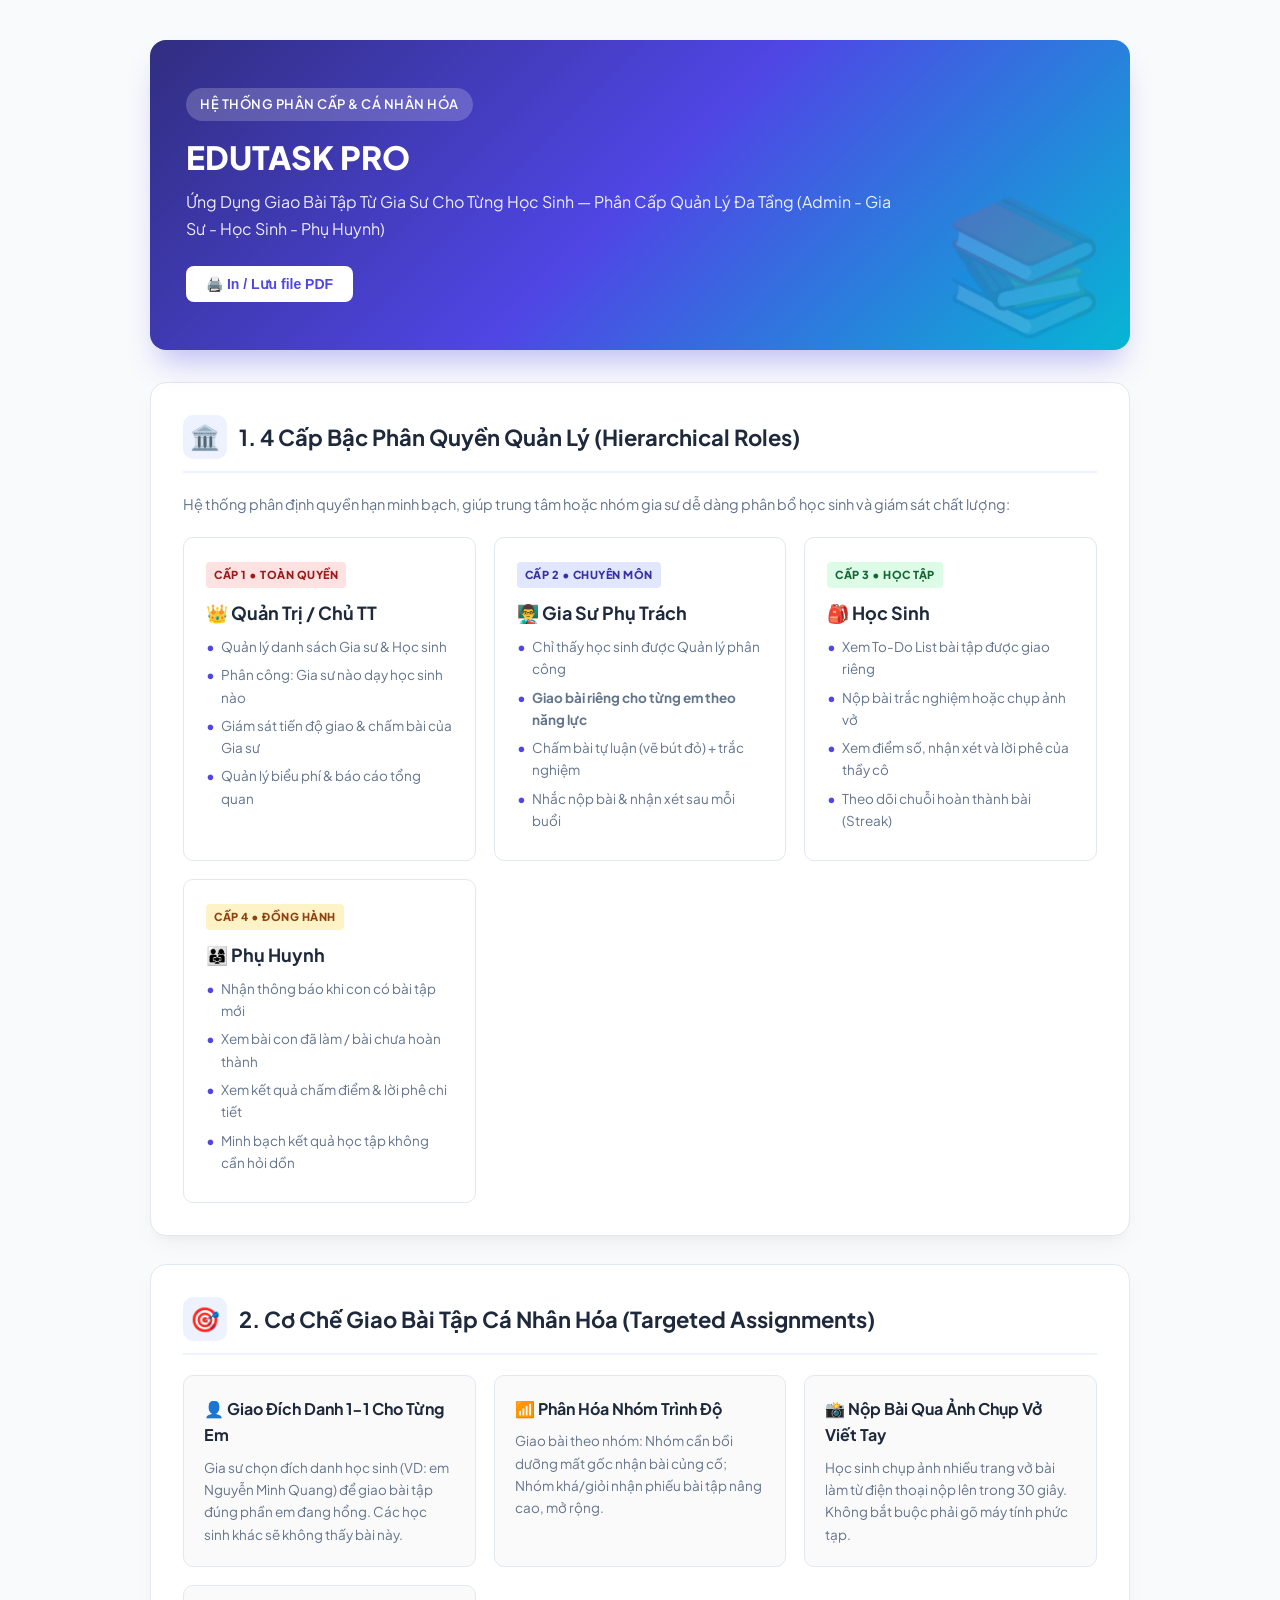
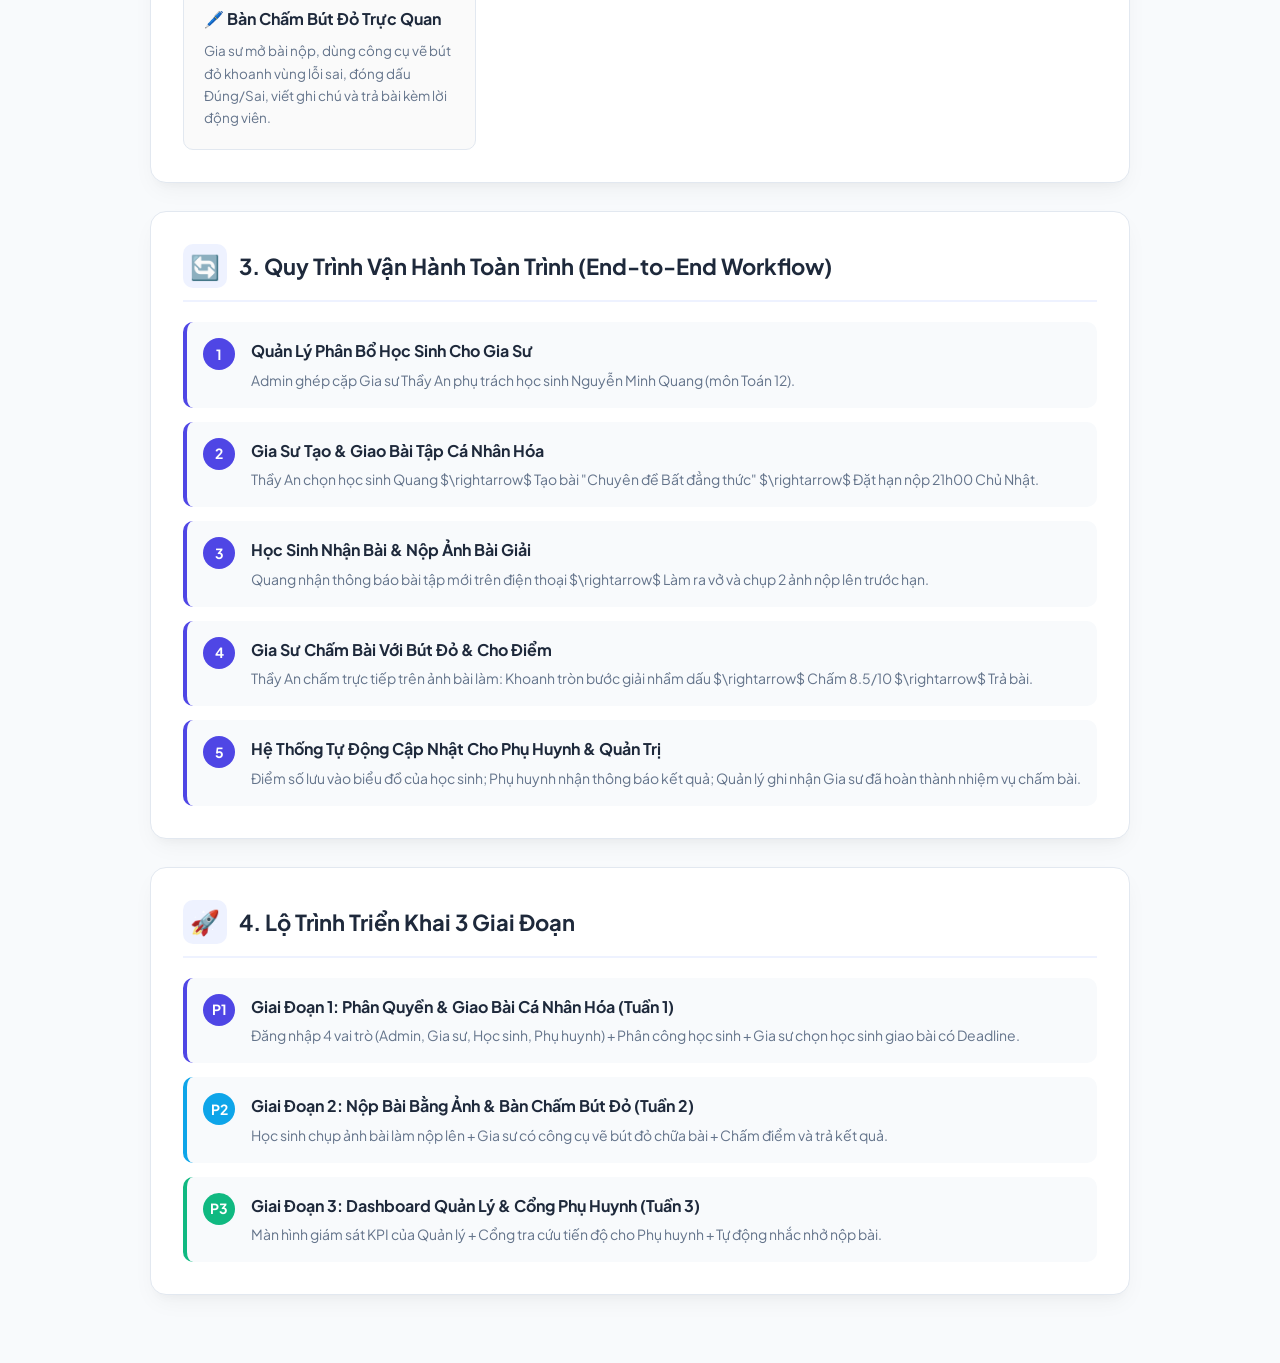
<file: KE_HOACH_APP_GIAO_BAI_TAP.html>
<!DOCTYPE html>
<html lang="vi">
<head>
  <meta charset="UTF-8">
  <meta name="viewport" content="width=device-width, initial-scale=1.0">
  <title>Kế Hoạch: Ứng Dụng Giao Bài Tập Phân Cấp — EduTask Pro</title>
  <link rel="preconnect" href="https://fonts.googleapis.com">
  <link rel="preconnect" href="https://fonts.gstatic.com" crossorigin>
  <link href="https://fonts.googleapis.com/css2?family=Plus+Jakarta+Sans:wght@400;500;600;700;800&family=JetBrains+Mono:wght@400;500&display=swap" rel="stylesheet">
  <style>
    :root {
      --primary: #4f46e5;
      --primary-light: #eef2ff;
      --secondary: #0ea5e9;
      --success: #10b981;
      --warning: #f59e0b;
      --danger: #ef4444;
      --bg: #f8fafc;
      --card-bg: #ffffff;
      --text-main: #0f172a;
      --text-muted: #64748b;
      --border: #e2e8f0;
      --radius-lg: 16px;
      --radius-md: 10px;
      --shadow: 0 10px 25px -5px rgba(0, 0, 0, 0.05), 0 8px 10px -6px rgba(0, 0, 0, 0.03);
    }

    * {
      box-sizing: border-box;
      margin: 0;
      padding: 0;
    }

    body {
      font-family: 'Plus Jakarta Sans', sans-serif;
      background-color: var(--bg);
      color: var(--text-main);
      line-height: 1.65;
      padding: 40px 20px;
    }

    .container {
      max-width: 980px;
      margin: 0 auto;
    }

    /* Header */
    .header {
      background: linear-gradient(135deg, #312e81 0%, #4f46e5 50%, #06b6d4 100%);
      color: #ffffff;
      padding: 48px 36px;
      border-radius: var(--radius-lg);
      margin-bottom: 32px;
      box-shadow: 0 20px 30px -10px rgba(79, 70, 229, 0.35);
      position: relative;
      overflow: hidden;
    }

    .header::after {
      content: "📚";
      position: absolute;
      right: 25px;
      bottom: -15px;
      font-size: 130px;
      opacity: 0.15;
      pointer-events: none;
    }

    .badge-tag {
      display: inline-block;
      background: rgba(255, 255, 255, 0.2);
      backdrop-filter: blur(8px);
      color: #ffffff;
      padding: 6px 14px;
      border-radius: 999px;
      font-size: 13px;
      font-weight: 600;
      margin-bottom: 16px;
      letter-spacing: 0.5px;
      text-transform: uppercase;
    }

    .header h1 {
      font-size: 32px;
      font-weight: 800;
      line-height: 1.25;
      margin-bottom: 12px;
    }

    .header p {
      font-size: 16px;
      color: rgba(255, 255, 255, 0.9);
      max-width: 720px;
    }

    .actions-bar {
      margin-top: 24px;
      display: flex;
      gap: 12px;
    }

    .btn {
      display: inline-flex;
      align-items: center;
      gap: 8px;
      padding: 10px 20px;
      border-radius: 8px;
      font-weight: 600;
      font-size: 14px;
      text-decoration: none;
      cursor: pointer;
      border: none;
      transition: all 0.2s;
    }

    .btn-white {
      background: #ffffff;
      color: var(--primary);
    }
    .btn-white:hover {
      background: #f1f5f9;
      transform: translateY(-1px);
    }

    /* Cards */
    .card {
      background: var(--card-bg);
      border-radius: var(--radius-lg);
      padding: 32px;
      margin-bottom: 28px;
      border: 1px solid var(--border);
      box-shadow: var(--shadow);
    }

    .card-title {
      font-size: 22px;
      font-weight: 700;
      margin-bottom: 20px;
      display: flex;
      align-items: center;
      gap: 12px;
      color: #1e293b;
      border-bottom: 2px solid var(--primary-light);
      padding-bottom: 12px;
    }

    .card-title .icon {
      font-size: 24px;
      background: var(--primary-light);
      width: 44px;
      height: 44px;
      display: flex;
      align-items: center;
      justify-content: center;
      border-radius: 10px;
    }

    /* Role Cards Hierarchy */
    .role-grid {
      display: grid;
      grid-template-columns: repeat(auto-fit, minmax(220px, 1fr));
      gap: 18px;
      margin-top: 20px;
    }

    .role-card {
      border: 1px solid var(--border);
      border-radius: var(--radius-md);
      padding: 22px;
      background: #ffffff;
      position: relative;
      transition: all 0.2s;
    }

    .role-card:hover {
      transform: translateY(-3px);
      box-shadow: 0 10px 20px rgba(0, 0, 0, 0.06);
    }

    .role-level {
      font-size: 11px;
      font-weight: 800;
      letter-spacing: 0.5px;
      text-transform: uppercase;
      padding: 4px 8px;
      border-radius: 4px;
      display: inline-block;
      margin-bottom: 10px;
    }

    .lvl-1 { background: #fee2e2; color: #991b1b; }
    .lvl-2 { background: #e0e7ff; color: #3730a3; }
    .lvl-3 { background: #dcfce7; color: #166534; }
    .lvl-4 { background: #fef3c7; color: #92400e; }

    .role-card h4 {
      font-size: 18px;
      font-weight: 700;
      margin-bottom: 8px;
      color: #1e293b;
    }

    .role-card ul {
      list-style: none;
      font-size: 13.5px;
      color: var(--text-muted);
    }

    .role-card ul li {
      margin-bottom: 6px;
      display: flex;
      gap: 6px;
    }

    .role-card ul li::before {
      content: "•";
      color: var(--primary);
      font-weight: bold;
    }

    /* Flow Steps */
    .flow-steps {
      display: flex;
      flex-direction: column;
      gap: 14px;
      margin-top: 18px;
    }

    .flow-step {
      display: flex;
      gap: 16px;
      padding: 16px;
      background: #f8fafc;
      border-radius: var(--radius-md);
      border-left: 4px solid var(--primary);
      align-items: flex-start;
    }

    .step-num {
      width: 32px;
      height: 32px;
      border-radius: 50%;
      background: var(--primary);
      color: white;
      display: flex;
      align-items: center;
      justify-content: center;
      font-weight: 700;
      font-size: 14px;
      flex-shrink: 0;
    }

    .step-content h5 {
      font-size: 16px;
      font-weight: 700;
      margin-bottom: 4px;
      color: #1e293b;
    }

    .step-content p {
      font-size: 14px;
      color: var(--text-muted);
    }

    /* Assignment Types */
    .feature-grid {
      display: grid;
      grid-template-columns: repeat(auto-fit, minmax(280px, 1fr));
      gap: 18px;
      margin-top: 18px;
    }

    .feature-box {
      border: 1px solid var(--border);
      border-radius: var(--radius-md);
      padding: 20px;
      background: #fafafa;
    }

    .feature-box h4 {
      font-size: 16px;
      font-weight: 700;
      margin-bottom: 8px;
      color: #1e293b;
      display: flex;
      align-items: center;
      gap: 8px;
    }

    .feature-box p {
      font-size: 13.5px;
      color: var(--text-muted);
    }

    /* Print styles */
    @media print {
      body { padding: 0; background: white; }
      .actions-bar { display: none; }
      .card { box-shadow: none; border: 1px solid #ccc; page-break-inside: avoid; }
    }
  </style>
</head>
<body>

  <div class="container">

    <!-- Header Section -->
    <header class="header">
      <span class="badge-tag">Hệ Thống Phân Cấp & Cá Nhân Hóa</span>
      <h1>EDUTASK PRO</h1>
      <p>Ứng Dụng Giao Bài Tập Từ Gia Sư Cho Từng Học Sinh — Phân Cấp Quản Lý Đa Tầng (Admin - Gia Sư - Học Sinh - Phụ Huynh)</p>
      <div class="actions-bar">
        <button class="btn btn-white" onclick="window.print()">🖨️ In / Lưu file PDF</button>
      </div>
    </header>

    <!-- 1. Mô hình phân cấp quản lý -->
    <section class="card">
      <h2 class="card-title">
        <span class="icon">🏛️</span>
        1. 4 Cấp Bậc Phân Quyền Quản Lý (Hierarchical Roles)
      </h2>
      <p style="color: var(--text-muted); font-size: 14.5px;">
        Hệ thống phân định quyền hạn minh bạch, giúp trung tâm hoặc nhóm gia sư dễ dàng phân bổ học sinh và giám sát chất lượng:
      </p>

      <div class="role-grid">
        <div class="role-card">
          <span class="role-level lvl-1">Cấp 1 • Toàn quyền</span>
          <h4>👑 Quản Trị / Chủ TT</h4>
          <ul>
            <li>Quản lý danh sách Gia sư & Học sinh</li>
            <li>Phân công: Gia sư nào dạy học sinh nào</li>
            <li>Giám sát tiến độ giao & chấm bài của Gia sư</li>
            <li>Quản lý biểu phí & báo cáo tổng quan</li>
          </ul>
        </div>

        <div class="role-card">
          <span class="role-level lvl-2">Cấp 2 • Chuyên môn</span>
          <h4>👨‍🏫 Gia Sư Phụ Trách</h4>
          <ul>
            <li>Chỉ thấy học sinh được Quản lý phân công</li>
            <li><strong>Giao bài riêng cho từng em theo năng lực</strong></li>
            <li>Chấm bài tự luận (vẽ bút đỏ) + trắc nghiệm</li>
            <li>Nhắc nộp bài & nhận xét sau mỗi buổi</li>
          </ul>
        </div>

        <div class="role-card">
          <span class="role-level lvl-3">Cấp 3 • Học tập</span>
          <h4>🎒 Học Sinh</h4>
          <ul>
            <li>Xem To-Do List bài tập được giao riêng</li>
            <li>Nộp bài trắc nghiệm hoặc chụp ảnh vở</li>
            <li>Xem điểm số, nhận xét và lời phê của thầy cô</li>
            <li>Theo dõi chuỗi hoàn thành bài (Streak)</li>
          </ul>
        </div>

        <div class="role-card">
          <span class="role-level lvl-4">Cấp 4 • Đồng hành</span>
          <h4>👨‍👩‍👧 Phụ Huynh</h4>
          <ul>
            <li>Nhận thông báo khi con có bài tập mới</li>
            <li>Xem bài con đã làm / bài chưa hoàn thành</li>
            <li>Xem kết quả chấm điểm & lời phê chi tiết</li>
            <li>Minh bạch kết quả học tập không cần hỏi dồn</li>
          </ul>
        </div>
      </div>
    </section>

    <!-- 2. Cơ chế giao bài tập cá nhân hóa -->
    <section class="card">
      <h2 class="card-title">
        <span class="icon">🎯</span>
        2. Cơ Chế Giao Bài Tập Cá Nhân Hóa (Targeted Assignments)
      </h2>

      <div class="feature-grid">
        <div class="feature-box">
          <h4>👤 Giao Đích Danh 1-1 Cho Từng Em</h4>
          <p>Gia sư chọn đích danh học sinh (VD: em Nguyễn Minh Quang) để giao bài tập đúng phần em đang hổng. Các học sinh khác sẽ không thấy bài này.</p>
        </div>

        <div class="feature-box">
          <h4>📶 Phân Hóa Nhóm Trình Độ</h4>
          <p>Giao bài theo nhóm: Nhóm cần bồi dưỡng mất gốc nhận bài củng cố; Nhóm khá/giỏi nhận phiếu bài tập nâng cao, mở rộng.</p>
        </div>

        <div class="feature-box">
          <h4>📸 Nộp Bài Qua Ảnh Chụp Vở Viết Tay</h4>
          <p>Học sinh chụp ảnh nhiều trang vở bài làm từ điện thoại nộp lên trong 30 giây. Không bắt buộc phải gõ máy tính phức tạp.</p>
        </div>

        <div class="feature-box">
          <h4>🖊️ Bàn Chấm Bút Đỏ Trực Quan</h4>
          <p>Gia sư mở bài nộp, dùng công cụ vẽ bút đỏ khoanh vùng lỗi sai, đóng dấu Đúng/Sai, viết ghi chú và trả bài kèm lời động viên.</p>
        </div>
      </div>
    </section>

    <!-- 3. Luồng nghiệp vụ từ A đến Z -->
    <section class="card">
      <h2 class="card-title">
        <span class="icon">🔄</span>
        3. Quy Trình Vận Hành Toàn Trình (End-to-End Workflow)
      </h2>

      <div class="flow-steps">
        <div class="flow-step">
          <div class="step-num">1</div>
          <div class="step-content">
            <h5>Quản Lý Phân Bổ Học Sinh Cho Gia Sư</h5>
            <p>Admin ghép cặp Gia sư Thầy An phụ trách học sinh Nguyễn Minh Quang (môn Toán 12).</p>
          </div>
        </div>

        <div class="flow-step">
          <div class="step-num">2</div>
          <div class="step-content">
            <h5>Gia Sư Tạo & Giao Bài Tập Cá Nhân Hóa</h5>
            <p>Thầy An chọn học sinh Quang $\rightarrow$ Tạo bài "Chuyên đề Bất đẳng thức" $\rightarrow$ Đặt hạn nộp 21h00 Chủ Nhật.</p>
          </div>
        </div>

        <div class="flow-step">
          <div class="step-num">3</div>
          <div class="step-content">
            <h5>Học Sinh Nhận Bài & Nộp Ảnh Bài Giải</h5>
            <p>Quang nhận thông báo bài tập mới trên điện thoại $\rightarrow$ Làm ra vở và chụp 2 ảnh nộp lên trước hạn.</p>
          </div>
        </div>

        <div class="flow-step">
          <div class="step-num">4</div>
          <div class="step-content">
            <h5>Gia Sư Chấm Bài Với Bút Đỏ & Cho Điểm</h5>
            <p>Thầy An chấm trực tiếp trên ảnh bài làm: Khoanh tròn bước giải nhầm dấu $\rightarrow$ Chấm 8.5/10 $\rightarrow$ Trả bài.</p>
          </div>
        </div>

        <div class="flow-step">
          <div class="step-num">5</div>
          <div class="step-content">
            <h5>Hệ Thống Tự Động Cập Nhật Cho Phụ Huynh & Quản Trị</h5>
            <p>Điểm số lưu vào biểu đồ của học sinh; Phụ huynh nhận thông báo kết quả; Quản lý ghi nhận Gia sư đã hoàn thành nhiệm vụ chấm bài.</p>
          </div>
        </div>
      </div>
    </section>

    <!-- 4. Lộ trình phát triển -->
    <section class="card">
      <h2 class="card-title">
        <span class="icon">🚀</span>
        4. Lộ Trình Triển Khai 3 Giai Đoạn
      </h2>

      <div class="flow-steps">
        <div class="flow-step" style="border-left-color: #4f46e5;">
          <div class="step-num" style="background:#4f46e5;">P1</div>
          <div class="step-content">
            <h5>Giai Đoạn 1: Phân Quyền & Giao Bài Cá Nhân Hóa (Tuần 1)</h5>
            <p>Đăng nhập 4 vai trò (Admin, Gia sư, Học sinh, Phụ huynh) + Phân công học sinh + Gia sư chọn học sinh giao bài có Deadline.</p>
          </div>
        </div>

        <div class="flow-step" style="border-left-color: #0ea5e9;">
          <div class="step-num" style="background:#0ea5e9;">P2</div>
          <div class="step-content">
            <h5>Giai Đoạn 2: Nộp Bài Bằng Ảnh & Bàn Chấm Bút Đỏ (Tuần 2)</h5>
            <p>Học sinh chụp ảnh bài làm nộp lên + Gia sư có công cụ vẽ bút đỏ chữa bài + Chấm điểm và trả kết quả.</p>
          </div>
        </div>

        <div class="flow-step" style="border-left-color: #10b981;">
          <div class="step-num" style="background:#10b981;">P3</div>
          <div class="step-content">
            <h5>Giai Đoạn 3: Dashboard Quản Lý & Cổng Phụ Huynh (Tuần 3)</h5>
            <p>Màn hình giám sát KPI của Quản lý + Cổng tra cứu tiến độ cho Phụ huynh + Tự động nhắc nhở nộp bài.</p>
          </div>
        </div>
      </div>
    </section>

  </div>

</body>
</html>
</file>
